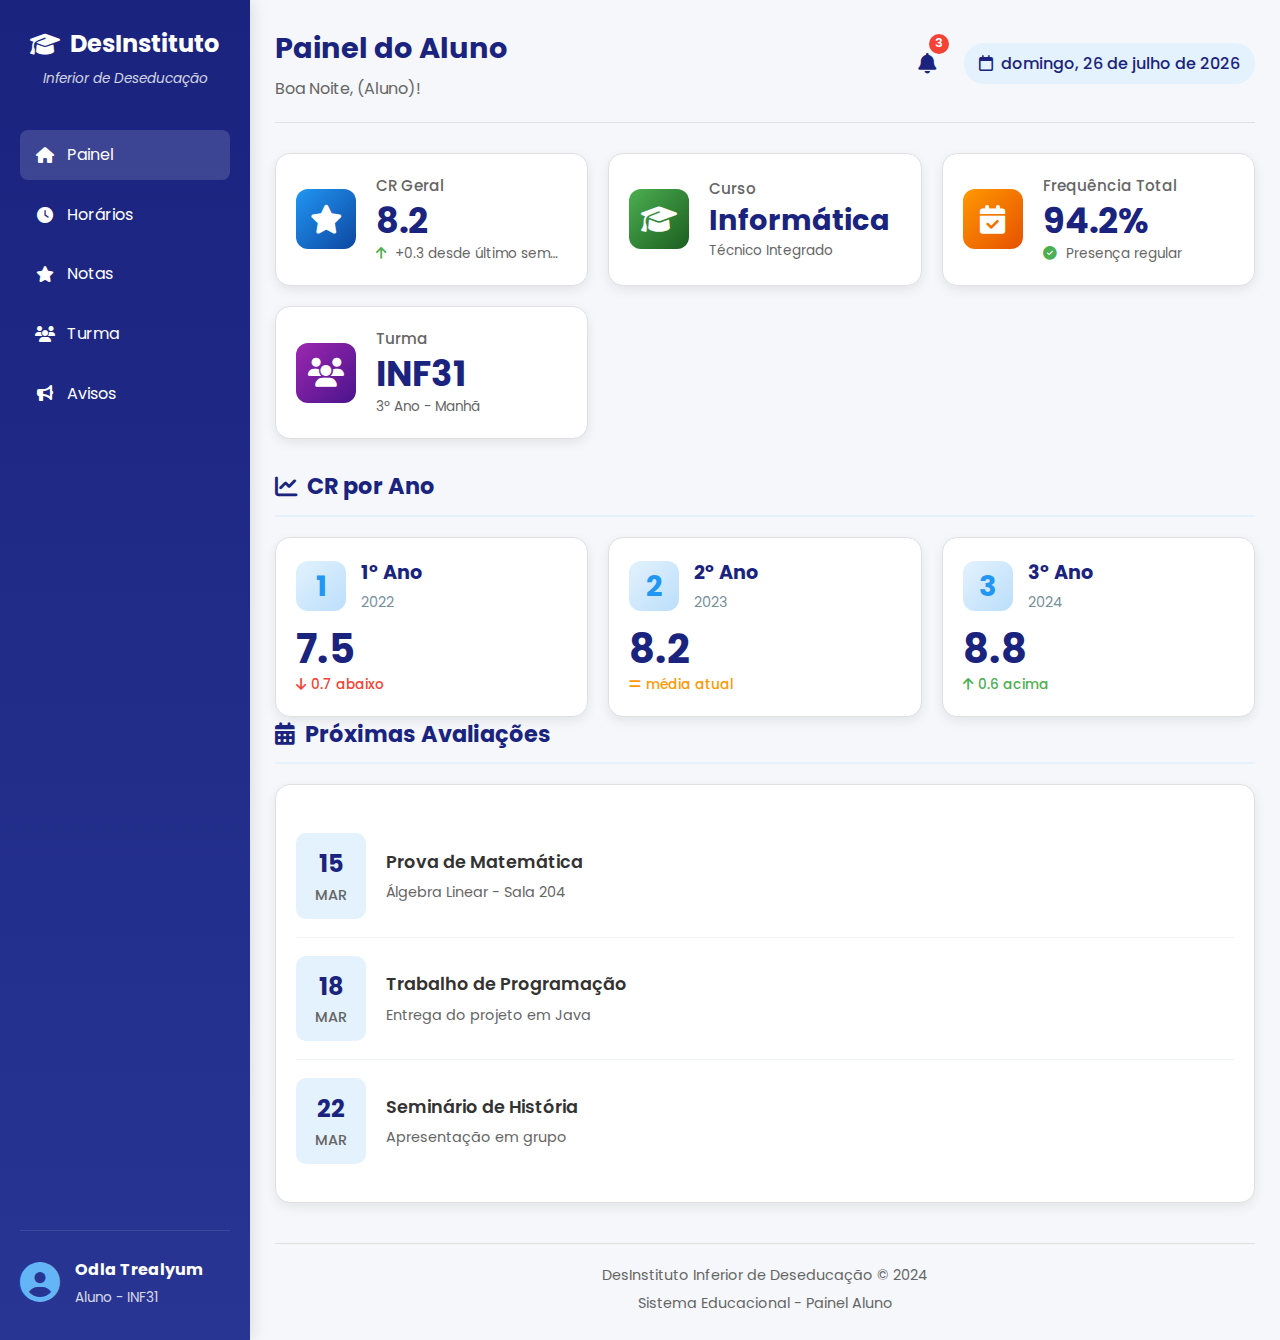
<file: sistema/Aluno/Paginas/index.html>
<!DOCTYPE html>
<html lang="pt-BR">
<head>
    <meta charset="UTF-8">
    <meta name="viewport" content="width=device-width, initial-scale=1.0">
    <title>DesInstituto - Painel</title>
    <link rel="stylesheet" href="style.css">
    <link rel="stylesheet" href="https://cdnjs.cloudflare.com/ajax/libs/font-awesome/6.4.0/css/all.min.css">
    <link href="https://fonts.googleapis.com/css2?family=Poppins:wght@300;400;500;600;700&display=swap" rel="stylesheet">
</head>
<body>
    <div class="conteiner">    

        <aside class="menu-lateral">
            <div class="logo">
                <h1><i class="fas fa-graduation-cap"></i> DesInstituto</h1>
                <p>Inferior de Deseducação</p>
            </div>
            
            <nav class="navegacao">
                <ul>
                    <li class="ativo"><a href="index.html"><i class="fas fa-home"></i> Painel</a></li>
                    <li><a href="horarios.html"><i class="fas fa-clock"></i> Horários</a></li>
                    <li><a href="notas.html"><i class="fas fa-star"></i> Notas</a></li>
                    <li><a href="turma.html"><i class="fas fa-users"></i> Turma</a></li>
                    <li><a href="avisos.html"><i class="fas fa-bullhorn"></i> Avisos</a></li>
                </ul>
            </nav>
            
            <div class="info-usuario">
                <div class="avatar">
                    <i class="fas fa-user-circle"></i>
                </div>
                <div class="detalhes-usuario">
                    <h3>Odla Trealyum</h3>
                    <p>Aluno - INF31</p>
                </div>
            </div>
        </aside>


        <main class="conteudo-principal">
            
            <header class="cabecalho">
                <div class="titulo-cabecalho">
                    <h2>Painel do Aluno</h2>
                    <p>Boa Noite, (Aluno)!</p>
                </div>
                <div class="acoes-cabecalho">
                    <div class="notificacao">
                        <i class="fas fa-bell"></i>
                        <span class="contador">3</span>
                    </div>
                    <div class="data-atual">
                        <i class="far fa-calendar"></i>
                        <span id="data-hoje"></span>
                    </div>
                </div>
            </header>

            <section class="cards-principais">
                <div class="cartao cartao-estatistica">
                    <div class="icone-cartao azul">
                        <i class="fas fa-star"></i>
                    </div>
                    <div class="conteudo-cartao">
                        <h3>CR Geral</h3>
                        <p class="valor-estatistica">8.2</p>
                        <p class="mudanca-estatistica"><i class="fas fa-arrow-up"></i> +0.3 desde último semestre</p>
                    </div>
                </div>

                <div class="cartao cartao-estatistica">
                    <div class="icone-cartao verde">
                        <i class="fas fa-graduation-cap"></i>
                    </div>
                    <div class="conteudo-cartao">
                        <h3>Curso</h3>
                        <p class="valor-estatistica texto-curso">Informática</p>
                        <p class="info-estatistica">Técnico Integrado</p>
                    </div>
                </div>

                <div class="cartao cartao-estatistica">
                    <div class="icone-cartao laranja">
                        <i class="fas fa-calendar-check"></i>
                    </div>
                    <div class="conteudo-cartao">
                        <h3>Frequência Total</h3>
                        <p class="valor-estatistica">94.2%</p>
                        <p class="mudanca-estatistica"><i class="fas fa-check-circle"></i> Presença regular</p>
                    </div>
                </div>

                <div class="cartao cartao-estatistica">
                    <div class="icone-cartao roxo">
                        <i class="fas fa-users"></i>
                    </div>
                    <div class="conteudo-cartao">
                        <h3>Turma</h3>
                        <p class="valor-estatistica">INF31</p>
                        <p class="info-estatistica">3º Ano - Manhã</p>
                    </div>
                </div>
            </section>

            <section class="secao-cr-anos">
                <div class="titulo-secao">
                    <h3><i class="fas fa-chart-line"></i> CR por Ano</h3>
                </div>
                <div class="cards-cr-anos">
                    <div class="cartao cartao-cr">
                        <div class="cabecalho-cr">
                            <div class="icone-cr">
                                <span class="numero-icone">1</span>
                            </div>
                            <div class="titulo-cr">
                                <h4>1º Ano</h4>
                                <p>2022</p>
                            </div>
                        </div>
                        <div class="valor-cr">
                            <span class="numero-cr">7.5</span>
                            <span class="status-cr baixo">
                                <i class="fas fa-arrow-down"></i> 0.7 abaixo
                            </span>
                        </div>
                    </div>

                    <div class="cartao cartao-cr">
                        <div class="cabecalho-cr">
                            <div class="icone-cr">
                                <span class="numero-icone">2</span>
                            </div>
                            <div class="titulo-cr">
                                <h4>2º Ano</h4>
                                <p>2023</p>
                            </div>
                        </div>
                        <div class="valor-cr">
                            <span class="numero-cr">8.2</span>
                            <span class="status-cr igual">
                                <i class="fas fa-equals"></i> média atual
                            </span>
                        </div>
                    </div>

                    <div class="cartao cartao-cr">
                        <div class="cabecalho-cr">
                            <div class="icone-cr">
                                <span class="numero-icone">3</span>
                            </div>
                            <div class="titulo-cr">
                                <h4>3º Ano</h4>
                                <p>2024</p>
                            </div>
                        </div>
                        <div class="valor-cr">
                            <span class="numero-cr">8.8</span>
                            <span class="status-cr alto">
                                <i class="fas fa-arrow-up"></i> 0.6 acima
                            </span>
                        </div>
                    </div>
                </div>
            </section>

            <section class="secao-proximas-avaliacoes">
                <div class="titulo-secao">
                    <h3><i class="fas fa-calendar-alt"></i> Próximas Avaliações</h3>
                </div>
                <div class="cartao cartao-proximas">
                    <div class="lista-proximas">
                        <div class="item-proximo">
                            <div class="data-proximo">
                                <span class="dia">15</span>
                                <span class="mes">MAR</span>
                            </div>
                            <div class="detalhes-proximo">
                                <h4>Prova de Matemática</h4>
                                <p>Álgebra Linear - Sala 204</p>
                            </div>
                        </div>
                        <div class="item-proximo">
                            <div class="data-proximo">
                                <span class="dia">18</span>
                                <span class="mes">MAR</span>
                            </div>
                            <div class="detalhes-proximo">
                                <h4>Trabalho de Programação</h4>
                                <p>Entrega do projeto em Java</p>
                            </div>
                        </div>
                        <div class="item-proximo">
                            <div class="data-proximo">
                                <span class="dia">22</span>
                                <span class="mes">MAR</span>
                            </div>
                            <div class="detalhes-proximo">
                                <h4>Seminário de História</h4>
                                <p>Apresentação em grupo</p>
                            </div>
                        </div>
                    </div>
                </div>
            </section>

            <footer class="rodape">
                <p>DesInstituto Inferior de Deseducação &copy; 2024</p>
                <p>Sistema Educacional - Painel Aluno</p>
            </footer>
        </main>
    </div>

    <script src="script.js"></script>
</body>
</html>
</file>
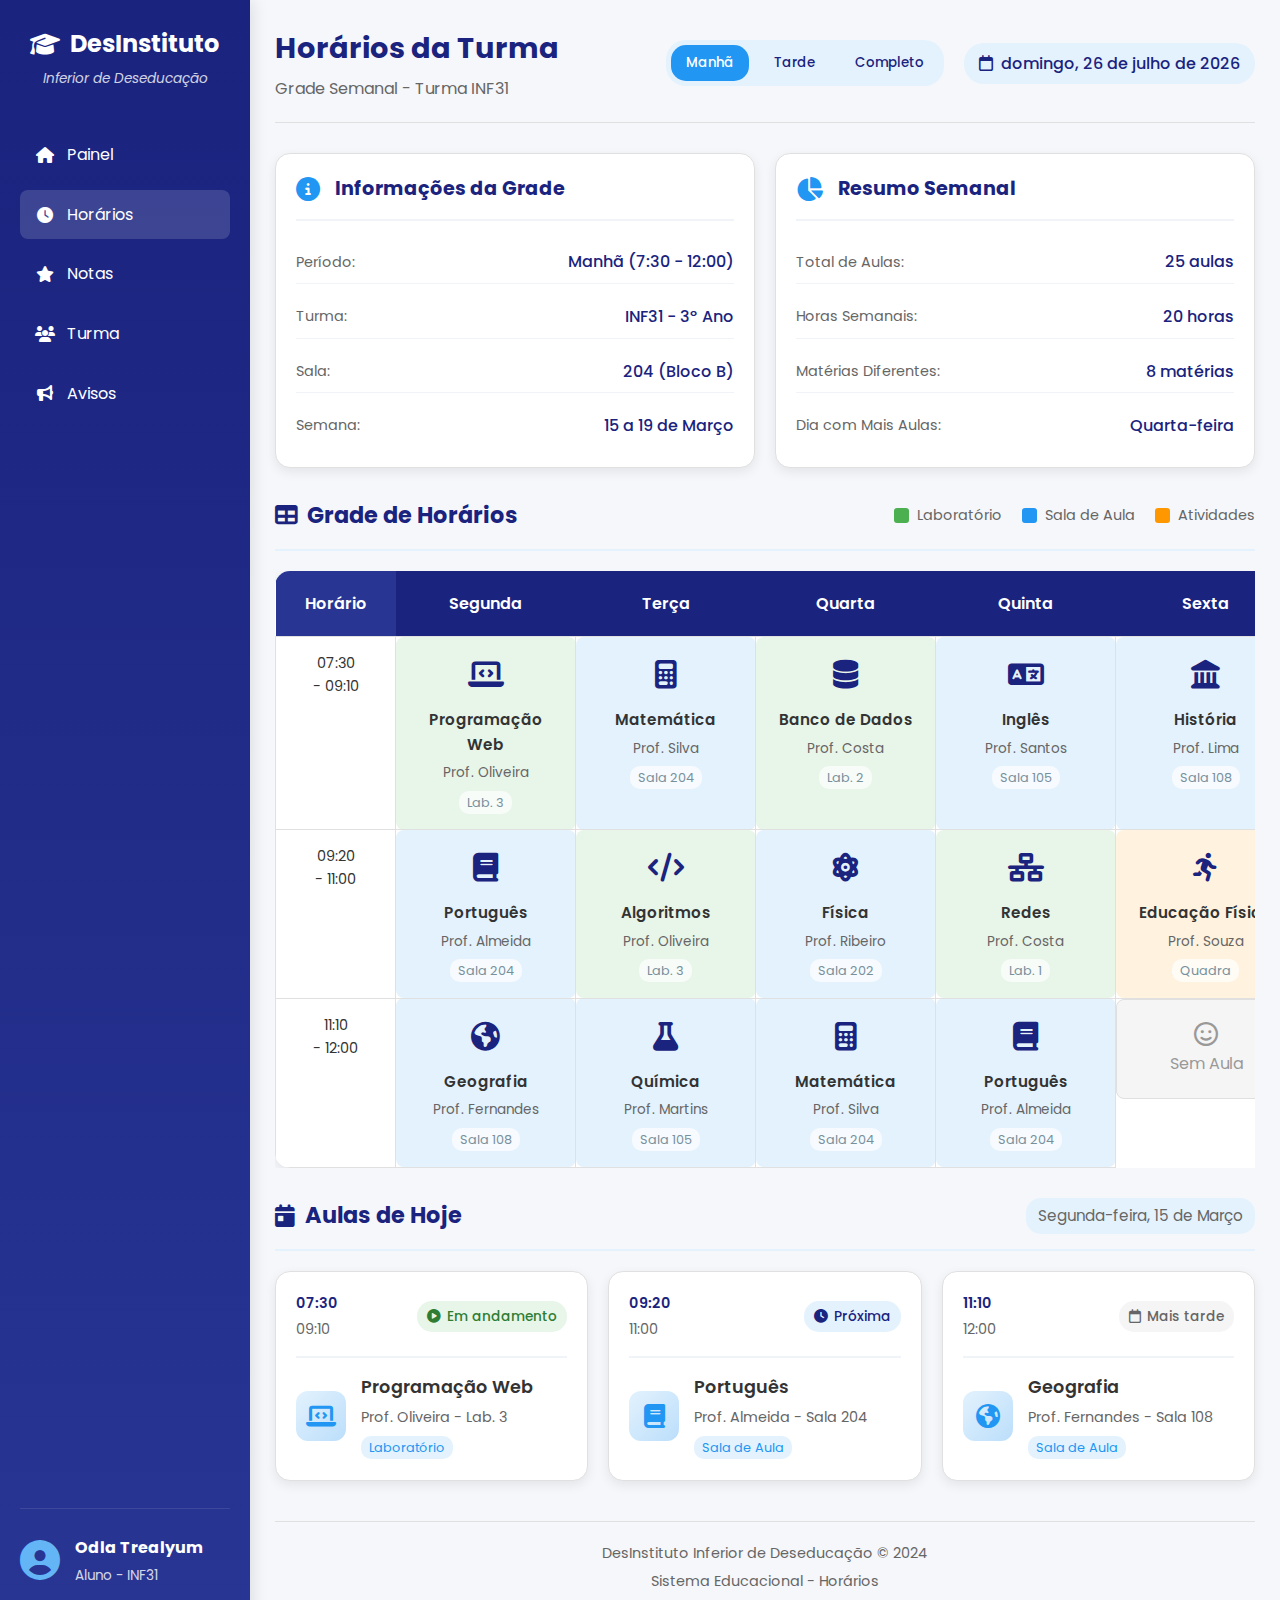
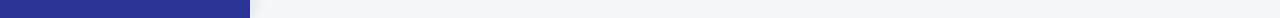
<file: sistema/Aluno/Paginas/horarios.html>
<!DOCTYPE html>
<html lang="pt-BR">
<head>
    <meta charset="UTF-8">
    <meta name="viewport" content="width=device-width, initial-scale=1.0">
    <title>DesInstituto - Horários</title>
    <link rel="stylesheet" href="style.css">
    <link rel="stylesheet" href="https://cdnjs.cloudflare.com/ajax/libs/font-awesome/6.4.0/css/all.min.css">
    <link href="https://fonts.googleapis.com/css2?family=Poppins:wght@300;400;500;600;700&display=swap" rel="stylesheet">
</head>
<body>
    <div class="conteiner">
        
        <aside class="menu-lateral">
            <div class="logo">
                <h1><i class="fas fa-graduation-cap"></i> DesInstituto</h1>
                <p>Inferior de Deseducação</p>
            </div>
            
            <nav class="navegacao">
                <ul>
                    <li><a href="index.html"><i class="fas fa-home"></i> Painel</a></li>
                    <li class="ativo"><a href="horarios.html"><i class="fas fa-clock"></i> Horários</a></li>
                    <li><a href="notas.html"><i class="fas fa-star"></i> Notas</a></li>
                    <li><a href="turma.html"><i class="fas fa-users"></i> Turma</a></li>
                    <li><a href="avisos.html"><i class="fas fa-bullhorn"></i> Avisos</a></li>
                </ul>
            </nav>
            <div class="info-usuario">
                <div class="avatar">
                    <i class="fas fa-user-circle"></i>
                </div>
                <div class="detalhes-usuario">
                    <h3>Odla Trealyum</h3>
                    <p>Aluno - INF31</p>
                </div>
            </div>
        </aside>

        <main class="conteudo-principal">

            <header class="cabecalho">
                <div class="titulo-cabecalho">
                    <h2>Horários da Turma</h2>
                    <p>Grade Semanal - Turma INF31</p>
                </div>
                <div class="acoes-cabecalho">
                    <div class="filtros-periodo">
                        <button class="filtro-periodo ativo" data-periodo="manha">Manhã</button>
                        <button class="filtro-periodo" data-periodo="tarde">Tarde</button>
                        <button class="filtro-periodo" data-periodo="completo">Completo</button>
                    </div>
                    <div class="data-atual">
                        <i class="far fa-calendar"></i>
                        <span id="data-hoje"></span>
                    </div>
                </div>
            </header>

            <div class="cards-principais">
                <div class="cartao cartao-informacao">
                    <div class="cabecalho-informacao">
                        <i class="fas fa-info-circle"></i>
                        <h3>Informações da Grade</h3>
                    </div>
                    <div class="conteudo-informacao">
                        <div class="item-informacao">
                            <span class="rotulo-informacao">Período:</span>
                            <span class="valor-informacao">Manhã (7:30 - 12:00)</span>
                        </div>
                        <div class="item-informacao">
                            <span class="rotulo-informacao">Turma:</span>
                            <span class="valor-informacao">INF31 - 3º Ano</span>
                        </div>
                        <div class="item-informacao">
                            <span class="rotulo-informacao">Sala:</span>
                            <span class="valor-informacao">204 (Bloco B)</span>
                        </div>
                        <div class="item-informacao">
                            <span class="rotulo-informacao">Semana:</span>
                            <span class="valor-informacao">15 a 19 de Março</span>
                        </div>
                    </div>
                </div>

                <div class="cartao cartao-informacao">
                    <div class="cabecalho-informacao">
                        <i class="fas fa-chart-pie"></i>
                        <h3>Resumo Semanal</h3>
                    </div>
                    <div class="conteudo-informacao">
                        <div class="item-informacao">
                            <span class="rotulo-informacao">Total de Aulas:</span>
                            <span class="valor-informacao">25 aulas</span>
                        </div>
                        <div class="item-informacao">
                            <span class="rotulo-informacao">Horas Semanais:</span>
                            <span class="valor-informacao">20 horas</span>
                        </div>
                        <div class="item-informacao">
                            <span class="rotulo-informacao">Matérias Diferentes:</span>
                            <span class="valor-informacao">8 matérias</span>
                        </div>
                        <div class="item-informacao">
                            <span class="rotulo-informacao">Dia com Mais Aulas:</span>
                            <span class="valor-informacao">Quarta-feira</span>
                        </div>
                    </div>
                </div>
            </div>

            <section class="secao-horarios">
                <div class="cabecalho-horarios">
                    <h3><i class="fas fa-table"></i> Grade de Horários</h3>
                    <div class="legenda-horarios">
                        <div class="item-legenda">
                            <span class="cor-legenda legenda-laboratorio"></span>
                            <span>Laboratório</span>
                        </div>
                        <div class="item-legenda">
                            <span class="cor-legenda legenda-sala"></span>
                            <span>Sala de Aula</span>
                        </div>
                        <div class="item-legenda">
                            <span class="cor-legenda legenda-atividade"></span>
                            <span>Atividades</span>
                        </div>
                    </div>
                </div>
                
                <div class="tabela-container">
                    <table class="tabela-horarios">
                        <thead>
                            <tr>
                                <th class="coluna-horario">Horário</th>
                                <th>Segunda</th>
                                <th>Terça</th>
                                <th>Quarta</th>
                                <th>Quinta</th>
                                <th>Sexta</th>
                            </tr>
                        </thead>
                        <tbody>
                            <tr>
                                <td class="celula-horario">
                                    <span class="horario-texto">07:30</span>
                                    <span class="horario-texto">- 09:10</span>
                                </td>
                                <td class="celula-aula tipo-laboratorio" data-materia="Programação Web" data-professor="Prof. Oliveira" data-sala="Lab. 3">
                                    <div class="icone-aula">
                                        <i class="fas fa-laptop-code"></i>
                                    </div>
                                    <div class="detalhes-aula">
                                        <h4>Programação Web</h4>
                                        <p>Prof. Oliveira</p>
                                        <span class="local-aula">Lab. 3</span>
                                    </div>
                                </td>
                                <td class="celula-aula tipo-sala" data-materia="Matemática" data-professor="Prof. Silva" data-sala="Sala 204">
                                    <div class="icone-aula">
                                        <i class="fas fa-calculator"></i>
                                    </div>
                                    <div class="detalhes-aula">
                                        <h4>Matemática</h4>
                                        <p>Prof. Silva</p>
                                        <span class="local-aula">Sala 204</span>
                                    </div>
                                </td>
                                <td class="celula-aula tipo-laboratorio" data-materia="Banco de Dados" data-professor="Prof. Costa" data-sala="Lab. 2">
                                    <div class="icone-aula">
                                        <i class="fas fa-database"></i>
                                    </div>
                                    <div class="detalhes-aula">
                                        <h4>Banco de Dados</h4>
                                        <p>Prof. Costa</p>
                                        <span class="local-aula">Lab. 2</span>
                                    </div>
                                </td>
                                <td class="celula-aula tipo-sala" data-materia="Inglês" data-professor="Prof. Santos" data-sala="Sala 105">
                                    <div class="icone-aula">
                                        <i class="fas fa-language"></i>
                                    </div>
                                    <div class="detalhes-aula">
                                        <h4>Inglês</h4>
                                        <p>Prof. Santos</p>
                                        <span class="local-aula">Sala 105</span>
                                    </div>
                                </td>
                                <td class="celula-aula tipo-sala" data-materia="História" data-professor="Prof. Lima" data-sala="Sala 108">
                                    <div class="icone-aula">
                                        <i class="fas fa-landmark"></i>
                                    </div>
                                    <div class="detalhes-aula">
                                        <h4>História</h4>
                                        <p>Prof. Lima</p>
                                        <span class="local-aula">Sala 108</span>
                                    </div>
                                </td>
                            </tr>

                            <tr>
                                <td class="celula-horario">
                                    <span class="horario-texto">09:20</span>
                                    <span class="horario-texto">- 11:00</span>
                                </td>
                                <td class="celula-aula tipo-sala" data-materia="Português" data-professor="Prof. Almeida" data-sala="Sala 204">
                                    <div class="icone-aula">
                                        <i class="fas fa-book"></i>
                                    </div>
                                    <div class="detalhes-aula">
                                        <h4>Português</h4>
                                        <p>Prof. Almeida</p>
                                        <span class="local-aula">Sala 204</span>
                                    </div>
                                </td>
                                <td class="celula-aula tipo-laboratorio" data-materia="Algoritmos" data-professor="Prof. Oliveira" data-sala="Lab. 3">
                                    <div class="icone-aula">
                                        <i class="fas fa-code"></i>
                                    </div>
                                    <div class="detalhes-aula">
                                        <h4>Algoritmos</h4>
                                        <p>Prof. Oliveira</p>
                                        <span class="local-aula">Lab. 3</span>
                                    </div>
                                </td>
                                <td class="celula-aula tipo-sala" data-materia="Física" data-professor="Prof. Ribeiro" data-sala="Sala 202">
                                    <div class="icone-aula">
                                        <i class="fas fa-atom"></i>
                                    </div>
                                    <div class="detalhes-aula">
                                        <h4>Física</h4>
                                        <p>Prof. Ribeiro</p>
                                        <span class="local-aula">Sala 202</span>
                                    </div>
                                </td>
                                <td class="celula-aula tipo-laboratorio" data-materia="Redes" data-professor="Prof. Costa" data-sala="Lab. 1">
                                    <div class="icone-aula">
                                        <i class="fas fa-network-wired"></i>
                                    </div>
                                    <div class="detalhes-aula">
                                        <h4>Redes</h4>
                                        <p>Prof. Costa</p>
                                        <span class="local-aula">Lab. 1</span>
                                    </div>
                                </td>
                                <td class="celula-aula tipo-atividade" data-materia="Educação Física" data-professor="Prof. Souza" data-sala="Quadra">
                                    <div class="icone-aula">
                                        <i class="fas fa-running"></i>
                                    </div>
                                    <div class="detalhes-aula">
                                        <h4>Educação Física</h4>
                                        <p>Prof. Souza</p>
                                        <span class="local-aula">Quadra</span>
                                    </div>
                                </td>
                            </tr>

                            <tr>
                                <td class="celula-horario">
                                    <span class="horario-texto">11:10</span>
                                    <span class="horario-texto">- 12:00</span>
                                </td>
                                <td class="celula-aula tipo-sala" data-materia="Geografia" data-professor="Prof. Fernandes" data-sala="Sala 108">
                                    <div class="icone-aula">
                                        <i class="fas fa-globe-americas"></i>
                                    </div>
                                    <div class="detalhes-aula">
                                        <h4>Geografia</h4>
                                        <p>Prof. Fernandes</p>
                                        <span class="local-aula">Sala 108</span>
                                    </div>
                                </td>
                                <td class="celula-aula tipo-sala" data-materia="Química" data-professor="Prof. Martins" data-sala="Sala 105">
                                    <div class="icone-aula">
                                        <i class="fas fa-flask"></i>
                                    </div>
                                    <div class="detalhes-aula">
                                        <h4>Química</h4>
                                        <p>Prof. Martins</p>
                                        <span class="local-aula">Sala 105</span>
                                    </div>
                                </td>
                                <td class="celula-aula tipo-sala" data-materia="Matemática" data-professor="Prof. Silva" data-sala="Sala 204">
                                    <div class="icone-aula">
                                        <i class="fas fa-calculator"></i>
                                    </div>
                                    <div class="detalhes-aula">
                                        <h4>Matemática</h4>
                                        <p>Prof. Silva</p>
                                        <span class="local-aula">Sala 204</span>
                                    </div>
                                </td>
                                <td class="celula-aula tipo-sala" data-materia="Português" data-professor="Prof. Almeida" data-sala="Sala 204">
                                    <div class="icone-aula">
                                        <i class="fas fa-book"></i>
                                    </div>
                                    <div class="detalhes-aula">
                                        <h4>Português</h4>
                                        <p>Prof. Almeida</p>
                                        <span class="local-aula">Sala 204</span>
                                    </div>
                                </td>
                                <td class="celula-aula tipo-vazio">
                                    <div class="conteudo-vazio">
                                        <i class="far fa-smile"></i>
                                        <span>Sem Aula</span>
                                    </div>
                                </td>
                            </tr>
                        </tbody>
                    </table>
                </div>
            </section>

            <section class="secao-aulas-hoje">
                <div class="cabecalho-secao">
                    <h3><i class="fas fa-calendar-day"></i> Aulas de Hoje</h3>
                    <span class="data-hoje-texto">Segunda-feira, 15 de Março</span>
                </div>
                
                <div class="cards-aulas-hoje">
                    <div class="cartao aula-hoje">
                        <div class="cabecalho-aula-hoje">
                            <div class="horario-aula-hoje">
                                <span class="hora-aula">07:30</span>
                                <span class="hora-aula">09:10</span>
                            </div>
                            <div class="status-aula-hoje status-atual">
                                <i class="fas fa-play-circle"></i>
                                <span>Em andamento</span>
                            </div>
                        </div>
                        <div class="conteudo-aula-hoje">
                            <div class="icone-aula-hoje">
                                <i class="fas fa-laptop-code"></i>
                            </div>
                            <div class="detalhes-aula-hoje">
                                <h4>Programação Web</h4>
                                <p>Prof. Oliveira - Lab. 3</p>
                                <span class="tipo-aula-hoje">Laboratório</span>
                            </div>
                        </div>
                    </div>

                    <div class="cartao aula-hoje">
                        <div class="cabecalho-aula-hoje">
                            <div class="horario-aula-hoje">
                                <span class="hora-aula">09:20</span>
                                <span class="hora-aula">11:00</span>
                            </div>
                            <div class="status-aula-hoje status-proxima">
                                <i class="fas fa-clock"></i>
                                <span>Próxima</span>
                            </div>
                        </div>
                        <div class="conteudo-aula-hoje">
                            <div class="icone-aula-hoje">
                                <i class="fas fa-book"></i>
                            </div>
                            <div class="detalhes-aula-hoje">
                                <h4>Português</h4>
                                <p>Prof. Almeida - Sala 204</p>
                                <span class="tipo-aula-hoje">Sala de Aula</span>
                            </div>
                        </div>
                    </div>

                    <div class="cartao aula-hoje">
                        <div class="cabecalho-aula-hoje">
                            <div class="horario-aula-hoje">
                                <span class="hora-aula">11:10</span>
                                <span class="hora-aula">12:00</span>
                            </div>
                            <div class="status-aula-hoje status-futura">
                                <i class="far fa-calendar"></i>
                                <span>Mais tarde</span>
                            </div>
                        </div>
                        <div class="conteudo-aula-hoje">
                            <div class="icone-aula-hoje">
                                <i class="fas fa-globe-americas"></i>
                            </div>
                            <div class="detalhes-aula-hoje">
                                <h4>Geografia</h4>
                                <p>Prof. Fernandes - Sala 108</p>
                                <span class="tipo-aula-hoje">Sala de Aula</span>
                            </div>
                        </div>
                    </div>
                </div>
            </section>


            <div class="modal-overlay" id="modalDetalhes">
                <div class="modal-detalhes">
                    <div class="cabecalho-modal">
                        <h3 class="titulo-modal">Detalhes da Aula</h3>
                        <button class="botao-fechar-modal" id="fecharModal">
                            <i class="fas fa-times"></i>
                        </button>
                    </div>
                    <div class="conteudo-modal">
                        <div class="info-aula-modal" id="conteudoModal">

                        </div>
                        
                        <div class="horarios-modal">
                            <div class="item-horario">
                                <span class="rotulo-horario">Início</span>
                                <span class="valor-horario" id="horaInicioModal">07:30</span>
                            </div>
                            <div class="item-horario">
                                <span class="rotulo-horario">Término</span>
                                <span class="valor-horario" id="horaTerminoModal">09:10</span>
                            </div>
                        </div>

                        <div class="acoes-modal">
                            <button class="botao-modal primario" id="botaoLembreteModal">
                                <i class="fas fa-bell"></i>
                                Definir Lembrete
                            </button>
                            <button class="botao-modal secundario" id="botaoCompartilharModal">
                                <i class="fas fa-share-alt"></i>
                                Compartilhar
                            </button>
                        </div>
                    </div>
                </div>
            </div>

            <footer class="rodape">
                <p>DesInstituto Inferior de Deseducação &copy; 2024</p>
                <p>Sistema Educacional - Horários</p>
            </footer>
        </main>
    </div>

    <script src="script.js"></script>
</body>
</html>
</file>
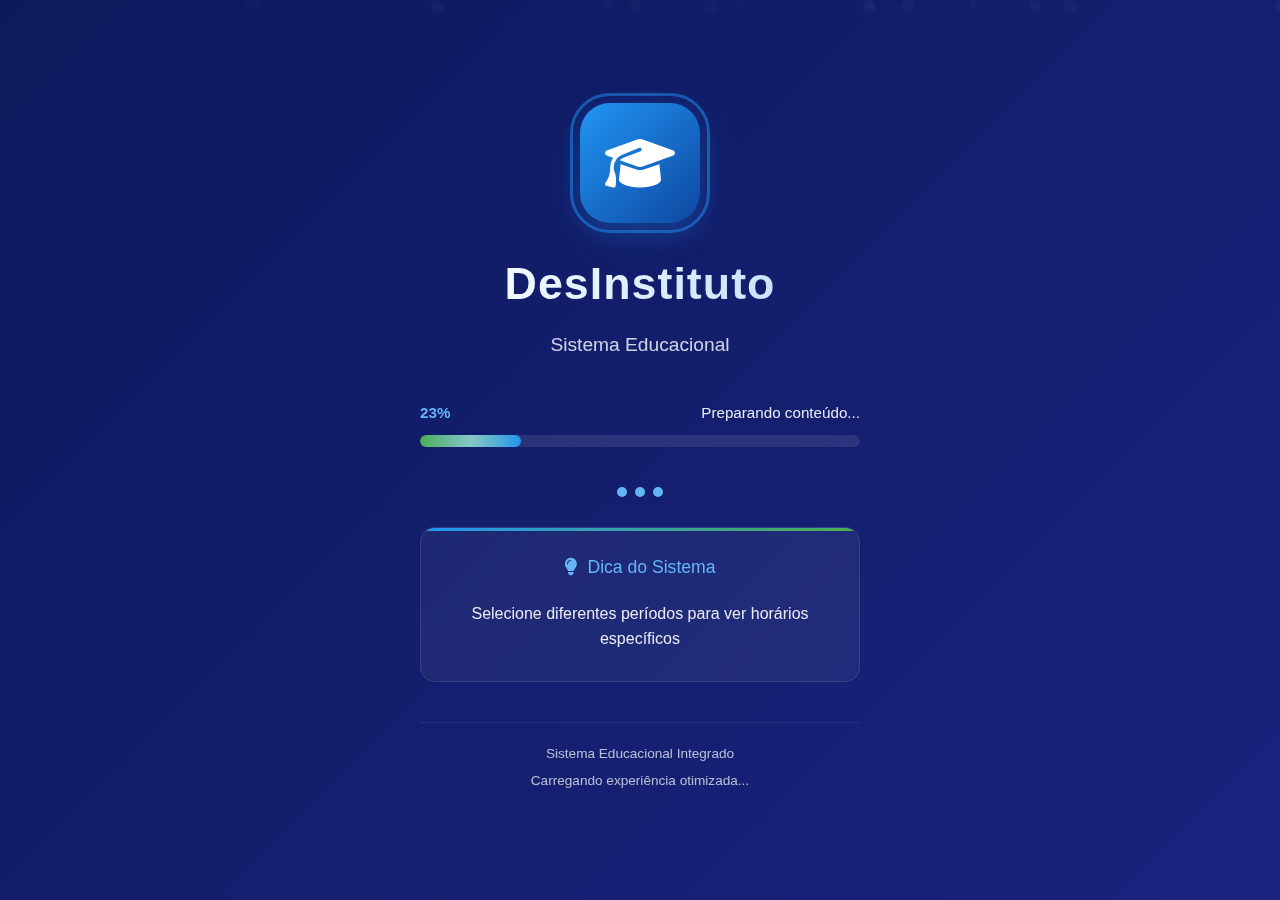
<file: sistema/Aluno/Paginas/loading.html>
<!DOCTYPE html>
<html lang="pt-BR">
<head>
    <meta charset="UTF-8">
    <meta name="viewport" content="width=device-width, initial-scale=1.0">
    <title>DesInstituto - Carregando</title>
    <link rel="stylesheet" href="https://cdnjs.cloudflare.com/ajax/libs/font-awesome/6.4.0/css/all.min.css">
    <link rel="stylesheet" href="style.css">
</head>
<body class="loading-page">
    <div class="background-animation" id="particles"></div>
    <div class="loading-container">
        <div class="logo-animated">
            <div class="logo-circle">
                <div class="logo-inner">
                    <i class="fas fa-graduation-cap"></i>
                </div>
                <div class="logo-pulse"></div>
                <div class="logo-pulse"></div>
                <div class="logo-pulse"></div>
            </div>
            <h1 class="logo-title">DesInstituto</h1>
            <p class="logo-subtitle">Sistema Educacional</p>
        </div>
        <div class="loading-progress-container">
            <div class="progress-info">
                <span class="progress-percentage" id="progressPercentage">0%</span>
                <span class="progress-step" id="progressStep">Carregando...</span>
            </div>
            <div class="progress-bar-container">
                <div class="progress-bar" id="progressBar"></div>
            </div>
        </div>
        <div class="dots-container">
            <div class="dot"></div>
            <div class="dot"></div>
            <div class="dot"></div>
        </div>
        <div class="tips-container">
            <div class="tip-title">
                <i class="fas fa-lightbulb"></i>
                <span>Dica do Sistema</span>
            </div>
            <div class="tip-content" id="tipContent">
                Selecione diferentes períodos para ver horários específicos
            </div>
        </div>
        <div class="loading-footer">
            <p>Sistema Educacional Integrado</p>
            <p>Carregando experiência otimizada...</p>
        </div>
    </div>
    <script src="script.js"></script>
</body>
</html>
</file>
<file: sistema/Aluno/Paginas/style.css>
* {
    margin: 0;
    padding: 0;
    box-sizing: border-box;
}

body {
    font-family: 'Poppins', sans-serif;
    background-color: #f5f7fa;
    color: #333;
    line-height: 1.6;
}

.conteiner {
    display: flex;
    min-height: 100vh;
}

/*----------------------------------| GERAL |---------------------------------------*/
.menu-lateral {
    width: 250px;
    background: linear-gradient(180deg, #1a237e 0%, #283593 100%);
    color: white;
    padding: 25px 20px;
    display: flex;
    flex-direction: column;
    box-shadow: 3px 0 15px rgba(0, 0, 0, 0.1);
    z-index: 10;
}

.logo {
    margin-bottom: 40px;
    text-align: center;
}

.logo h1 {
    font-size: 1.5rem;
    margin-bottom: 5px;
    display: flex;
    align-items: center;
    justify-content: center;
    gap: 10px;
}

.logo p {
    font-size: 0.85rem;
    opacity: 0.8;
    font-style: italic;
}

.navegacao ul {
    list-style: none;
    margin-bottom: 40px;
}

.navegacao li {
    margin-bottom: 10px;
    border-radius: 8px;
    transition: all 0.3s ease;
}

.navegacao li:hover {
    background-color: rgba(255, 255, 255, 0.1);
}

.navegacao li.ativo {
    background-color: rgba(255, 255, 255, 0.15);
}

.navegacao a {
    color: white;
    text-decoration: none;
    padding: 12px 15px;
    display: flex;
    align-items: center;
    gap: 12px;
    border-radius: 8px;
}

.navegacao i {
    width: 20px;
    text-align: center;
}

.info-usuario {
    margin-top: auto;
    padding-top: 20px;
    border-top: 1px solid rgba(255, 255, 255, 0.1);
    display: flex;
    align-items: center;
    gap: 15px;
}

.avatar {
    font-size: 2.5rem;
    color: #64b5f6;
}

.detalhes-usuario h3 {
    font-size: 1rem;
    margin-bottom: 5px;
}

.detalhes-usuario p {
    font-size: 0.85rem;
    opacity: 0.8;
}

.conteudo-principal {
    flex: 1;
    padding: 25px;
    overflow-y: auto;
}

.cabecalho {
    display: flex;
    justify-content: space-between;
    align-items: center;
    margin-bottom: 30px;
    padding-bottom: 20px;
    border-bottom: 1px solid #e0e0e0;
}

.titulo-cabecalho h2 {
    font-size: 1.8rem;
    color: #1a237e;
    margin-bottom: 5px;
}

.titulo-cabecalho p {
    color: #666;
}

.acoes-cabecalho {
    display: flex;
    align-items: center;
    gap: 20px;
}

.notificacao {
    position: relative;
    font-size: 1.3rem;
    color: #1a237e;
    cursor: pointer;
    padding: 8px;
    border-radius: 50%;
    transition: background-color 0.3s ease;
}

.notificacao:hover {
    background-color: #e3f2fd;
}

.contador {
    position: absolute;
    top: -5px;
    right: -5px;
    background-color: #f44336;
    color: white;
    border-radius: 50%;
    width: 20px;
    height: 20px;
    font-size: 0.8rem;
    display: flex;
    align-items: center;
    justify-content: center;
    font-weight: 600;
}

.data-atual {
    display: flex;
    align-items: center;
    gap: 8px;
    background-color: #e3f2fd;
    padding: 8px 15px;
    border-radius: 20px;
    color: #1a237e;
    font-weight: 500;
}

.cartao {
    background-color: white;
    border-radius: 15px;
    box-shadow: 0 4px 12px rgba(0, 0, 0, 0.08);
    padding: 20px;
    transition: transform 0.3s ease, box-shadow 0.3s ease;
    border: 1px solid #e0e0e0;
}

.cartao:hover {
    transform: translateY(-5px);
    box-shadow: 0 8px 25px rgba(0, 0, 0, 0.12);
}

.cartao-estatistica {
    display: flex;
    align-items: center;
    gap: 20px;
    min-height: 120px;
}

.icone-cartao {
    width: 60px;
    height: 60px;
    border-radius: 12px;
    display: flex;
    align-items: center;
    justify-content: center;
    font-size: 1.8rem;
    color: white;
    flex-shrink: 0;
}

.icone-cartao.azul {
    background: linear-gradient(135deg, #2196f3 0%, #0d47a1 100%);
}

.icone-cartao.verde {
    background: linear-gradient(135deg, #4caf50 0%, #1b5e20 100%);
}

.icone-cartao.laranja {
    background: linear-gradient(135deg, #ff9800 0%, #e65100 100%);
}

.icone-cartao.roxo {
    background: linear-gradient(135deg, #9c27b0 0%, #4a148c 100%);
}

.icone-cartao.vermelho {
    background: linear-gradient(135deg, #f44336 0%, #d32f2f 100%);
}

.conteudo-cartao {
    flex: 1;
    min-width: 0;
}

.conteudo-cartao h3 {
    color: #666;
    font-size: 0.95rem;
    font-weight: 500;
    margin-bottom: 5px;
    white-space: nowrap;
    overflow: hidden;
    text-overflow: ellipsis;
}

.valor-estatistica {
    font-size: 2.2rem;
    font-weight: 700;
    color: #1a237e;
    margin: 5px 0;
    line-height: 1;
    white-space: nowrap;
    overflow: hidden;
    text-overflow: ellipsis;
}

.texto-curso {
    font-size: 1.8rem;
}

.mudanca-estatistica, .info-estatistica {
    font-size: 0.85rem;
    color: #666;
    white-space: nowrap;
    overflow: hidden;
    text-overflow: ellipsis;
}

.mudanca-estatistica i {
    margin-right: 5px;
    color: #4caf50;
}

.titulo-secao {
    margin-bottom: 20px;
    padding-bottom: 10px;
    border-bottom: 2px solid #e3f2fd;
}

.titulo-secao h3 {
    color: #1a237e;
    font-size: 1.4rem;
    display: flex;
    align-items: center;
    gap: 10px;
}

.rodape {
    margin-top: 40px;
    padding-top: 20px;
    border-top: 1px solid #e0e0e0;
    text-align: center;
    color: #666;
    font-size: 0.9rem;
}

.rodape p:first-child {
    margin-bottom: 5px;
}

/*----------------------------------| LOADING ENTRE PÁGINAS |---------------------------------------*/
@keyframes fadeInLoading {
    from {
        opacity: 0;
    }
    to {
        opacity: 1;
    }
}

.loading-mini {
    text-align: center;
    color: white;
}

.loading-mini-circle {
    width: 80px;
    height: 80px;
    margin: 0 auto 20px;
    background: linear-gradient(135deg, #2196f3 0%, #0d47a1 100%);
    border-radius: 20px;
    display: flex;
    align-items: center;
    justify-content: center;
    font-size: 2.5rem;
    color: white;
    animation: logoFloat 2s ease-in-out infinite;
    box-shadow: 0 10px 30px rgba(33, 150, 243, 0.3);
}

.loading-mini-text {
    font-size: 1.2rem;
    margin-bottom: 20px;
    opacity: 0.9;
}

.loading-mini-spinner {
    width: 40px;
    height: 40px;
    margin: 0 auto;
    border: 4px solid rgba(255, 255, 255, 0.1);
    border-top: 4px solid #64b5f6;
    border-radius: 50%;
    animation: spin 1s linear infinite;
}

@keyframes spin {
    0% { transform: rotate(0deg); }
    100% { transform: rotate(360deg); }
}

/*----------------------------------| LOADING |---------------------------------------*/

body.loading-page {
    background: linear-gradient(135deg, #0c1a5d 0%, #1a237e 100%) !important;
    color: white !important;
    min-height: 100vh !important;
    display: flex !important;
    align-items: center !important;
    justify-content: center !important;
    overflow: hidden !important;
    margin: 0 !important;
    padding: 0 !important;
}
.loading-container {
    width: 100%;
    max-width: 500px;
    padding: 30px;
    text-align: center;
    animation: fadeIn 0.8s ease;
    z-index: 1;
}

@keyframes fadeIn {
    from {
        opacity: 0;
        transform: translateY(20px);
    }
    to {
        opacity: 1;
        transform: translateY(0);
    }
}

.logo-animated {
    margin-bottom: 40px;
}

.logo-circle {
    width: 120px;
    height: 120px;
    margin: 0 auto 25px;
    position: relative;
}

.logo-inner {
    width: 100%;
    height: 100%;
    background: linear-gradient(135deg, #2196f3 0%, #0d47a1 100%);
    border-radius: 30px;
    display: flex;
    align-items: center;
    justify-content: center;
    font-size: 3.5rem;
    color: white;
    animation: logoFloat 3s ease-in-out infinite;
    box-shadow: 0 10px 30px rgba(33, 150, 243, 0.3);
    position: relative;
    z-index: 2;
}

@keyframes logoFloat {
    0%, 100% {
        transform: translateY(0) rotate(0deg);
    }
    50% {
        transform: translateY(-15px) rotate(5deg);
    }
}

.logo-pulse {
    position: absolute;
    top: -10px;
    left: -10px;
    right: -10px;
    bottom: -10px;
    border: 3px solid rgba(33, 150, 243, 0.2);
    border-radius: 40px;
    animation: pulse 2s infinite;
}

.logo-pulse:nth-child(2) {
    animation-delay: 0.5s;
}

.logo-pulse:nth-child(3) {
    animation-delay: 1s;
}

@keyframes pulse {
    0% {
        transform: scale(1);
        opacity: 1;
    }
    100% {
        transform: scale(1.2);
        opacity: 0;
    }
}

.logo-title {
    font-size: 2.8rem;
    font-weight: 700;
    margin-bottom: 10px;
    background: linear-gradient(90deg, #ffffff 0%, #bbdefb 100%);
    -webkit-background-clip: text;
    -webkit-text-fill-color: transparent;
    background-clip: text;
    letter-spacing: 1px;
}

.logo-subtitle {
    font-size: 1.2rem;
    opacity: 0.8;
    font-weight: 300;
}

.loading-progress-container {
    margin: 40px 0;
}

.progress-info {
    display: flex;
    justify-content: space-between;
    margin-bottom: 10px;
    font-size: 0.95rem;
}

.progress-percentage {
    font-weight: 600;
    color: #64b5f6;
}

.progress-step {
    opacity: 0.9;
}

.progress-bar-container {
    width: 100%;
    height: 12px;
    background: rgba(255, 255, 255, 0.1);
    border-radius: 6px;
    overflow: hidden;
    position: relative;
}

.progress-bar {
    height: 100%;
    background: linear-gradient(90deg, #4caf50 0%, #2196f3 100%);
    border-radius: 6px;
    width: 0%;
    transition: width 0.5s ease;
    position: relative;
    overflow: hidden;
}

.progress-bar::after {
    content: '';
    position: absolute;
    top: 0;
    left: 0;
    bottom: 0;
    right: 0;
    background-image: linear-gradient(
        90deg,
        rgba(255, 255, 255, 0) 0%,
        rgba(255, 255, 255, 0.4) 50%,
        rgba(255, 255, 255, 0) 100%
    );
    animation: shimmer 2s infinite;
    border-radius: 6px;
}

@keyframes shimmer {
    0% {
        transform: translateX(-100%);
    }
    100% {
        transform: translateX(100%);
    }
}

.dots-container {
    display: flex;
    justify-content: center;
    gap: 8px;
    margin: 30px 0;
}

.dot {
    width: 10px;
    height: 10px;
    background-color: #64b5f6;
    border-radius: 50%;
    animation: dotsBounce 1.4s infinite ease-in-out both;
}

.dot:nth-child(1) { animation-delay: -0.32s; }
.dot:nth-child(2) { animation-delay: -0.16s; }
.dot:nth-child(3) { animation-delay: 0s; }

@keyframes dotsBounce {
    0%, 80%, 100% {
        transform: scale(0);
        opacity: 0.5;
    }
    40% {
        transform: scale(1);
        opacity: 1;
    }
}

.tips-container {
    background: rgba(255, 255, 255, 0.05);
    border-radius: 15px;
    padding: 25px;
    margin: 30px 0;
    border: 1px solid rgba(255, 255, 255, 0.1);
    position: relative;
    overflow: hidden;
}

.tips-container::before {
    content: '';
    position: absolute;
    top: 0;
    left: 0;
    width: 100%;
    height: 3px;
    background: linear-gradient(90deg, #2196f3 0%, #4caf50 100%);
}

.tip-title {
    display: flex;
    align-items: center;
    justify-content: center;
    gap: 10px;
    margin-bottom: 15px;
    color: #64b5f6;
    font-size: 1.1rem;
}

.tip-content {
    font-size: 1rem;
    line-height: 1.6;
    opacity: 0.9;
    min-height: 60px;
    display: flex;
    align-items: center;
    justify-content: center;
    transition: opacity 0.3s ease;
}

.loading-footer {
    margin-top: 40px;
    padding-top: 20px;
    border-top: 1px solid rgba(255, 255, 255, 0.1);
    font-size: 0.85rem;
    opacity: 0.7;
}

.loading-footer p {
    margin-bottom: 5px;
}

.background-animation {
    position: fixed;
    top: 0;
    left: 0;
    width: 100%;
    height: 100%;
    z-index: 0;
    overflow: hidden;
}

.particle {
    position: absolute;
    background: rgba(255, 255, 255, 0.1);
    border-radius: 50%;
    animation: float 15s infinite linear;
}

@keyframes float {
    0% {
        transform: translateY(100vh) rotate(0deg);
        opacity: 0;
    }
    10% {
        opacity: 0.3;
    }
    90% {
        opacity: 0.3;
    }
    100% {
        transform: translateY(-100px) rotate(360deg);
        opacity: 0;
    }
}

/*----------------------------------| INDEX |---------------------------------------*/
.cards-principais {
    display: grid;
    grid-template-columns: repeat(auto-fit, minmax(240px, 1fr));
    gap: 20px;
    margin-bottom: 30px;
}

.cards-cr-anos {
    display: grid;
    grid-template-columns: repeat(auto-fit, minmax(240px, 1fr));
    gap: 20px;
}

.cartao-cr {
    padding: 20px;
    min-height: 150px;
    display: flex;
    flex-direction: column;
}

.cabecalho-cr {
    display: flex;
    align-items: center;
    gap: 15px;
    margin-bottom: 15px;
}

.icone-cr {
    width: 50px;
    height: 50px;
    background: linear-gradient(135deg, #e3f2fd 0%, #bbdefb 100%);
    border-radius: 12px;
    display: flex;
    align-items: center;
    justify-content: center;
    color: #2196f3;
    font-weight: bold;
}

.numero-icone {
    font-size: 1.8rem;
    font-weight: 700;
}

.titulo-cr h4 {
    color: #1a237e;
    font-size: 1.2rem;
    margin-bottom: 2px;
}

.titulo-cr p {
    color: #78909c;
    font-size: 0.9rem;
}

.valor-cr {
    flex: 1;
    display: flex;
    flex-direction: column;
    justify-content: center;
}

.numero-cr {
    font-size: 2.5rem;
    font-weight: 700;
    color: #1a237e;
    line-height: 1;
    margin-bottom: 5px;
}

.status-cr {
    font-size: 0.85rem;
    font-weight: 500;
    display: flex;
    align-items: center;
    gap: 5px;
}

.status-cr.alto {
    color: #4caf50;
}

.status-cr.igual {
    color: #ff9800;
}

.status-cr.baixo {
    color: #f44336;
}

.cartao-proximas {
    padding: 20px;
}

.lista-proximas {
    margin-top: 10px;
}

.item-proximo {
    display: flex;
    align-items: center;
    padding: 18px 0;
    border-bottom: 1px solid #f0f4f8;
    transition: background-color 0.3s ease;
}

.item-proximo:hover {
    background-color: #f8f9fa;
    border-radius: 8px;
    padding-left: 10px;
    padding-right: 10px;
}

.item-proximo:last-child {
    border-bottom: none;
}

.data-proximo {
    background-color: #e3f2fd;
    border-radius: 10px;
    padding: 12px;
    text-align: center;
    min-width: 70px;
    margin-right: 20px;
    flex-shrink: 0;
}

.dia {
    display: block;
    font-size: 1.5rem;
    font-weight: 700;
    color: #1a237e;
}

.mes {
    display: block;
    font-size: 0.9rem;
    text-transform: uppercase;
    color: #666;
    font-weight: 500;
}

.detalhes-proximo {
    flex: 1;
    min-width: 0;
}

.detalhes-proximo h4 {
    color: #333;
    margin-bottom: 5px;
    font-size: 1.1rem;
    font-weight: 600;
    white-space: nowrap;
    overflow: hidden;
    text-overflow: ellipsis;
}

.detalhes-proximo p {
    color: #666;
    font-size: 0.9rem;
    white-space: nowrap;
    overflow: hidden;
    text-overflow: ellipsis;
}

/*----------------------------------| HORÁRIOS |---------------------------------------*/
.filtros-periodo {
    display: flex;
    gap: 10px;
    background-color: #e3f2fd;
    padding: 5px;
    border-radius: 20px;
}

.filtro-periodo {
    padding: 8px 15px;
    border: none;
    border-radius: 15px;
    background: transparent;
    color: #1a237e;
    font-family: 'Poppins', sans-serif;
    font-weight: 500;
    cursor: pointer;
    transition: all 0.3s ease;
}

.filtro-periodo:hover {
    background-color: #bbdefb;
}

.filtro-periodo.ativo {
    background-color: #2196f3;
    color: white;
}

.cartao-informacao {
    min-height: 180px;
}

.cabecalho-informacao {
    display: flex;
    align-items: center;
    gap: 15px;
    margin-bottom: 20px;
    padding-bottom: 15px;
    border-bottom: 2px solid #f0f4f8;
}

.cabecalho-informacao i {
    font-size: 1.5rem;
    color: #2196f3;
}

.cabecalho-informacao h3 {
    color: #1a237e;
    font-size: 1.2rem;
}

.conteudo-informacao {
    display: flex;
    flex-direction: column;
    gap: 12px;
}

.item-informacao {
    display: flex;
    justify-content: space-between;
    align-items: center;
    padding: 8px 0;
    border-bottom: 1px solid #f0f4f8;
}

.item-informacao:last-child {
    border-bottom: none;
}

.rotulo-informacao {
    color: #666;
    font-size: 0.9rem;
}

.valor-informacao {
    color: #1a237e;
    font-weight: 500;
}

.cabecalho-horarios {
    display: flex;
    justify-content: space-between;
    align-items: center;
    margin-bottom: 20px;
    padding-bottom: 15px;
    border-bottom: 2px solid #e3f2fd;
}

.cabecalho-horarios h3 {
    color: #1a237e;
    font-size: 1.4rem;
    display: flex;
    align-items: center;
    gap: 10px;
}

.legenda-horarios {
    display: flex;
    gap: 20px;
}

.item-legenda {
    display: flex;
    align-items: center;
    gap: 8px;
    font-size: 0.9rem;
    color: #666;
}

.cor-legenda {
    width: 15px;
    height: 15px;
    border-radius: 3px;
}

.legenda-laboratorio {
    background-color: #4caf50;
}

.legenda-sala {
    background-color: #2196f3;
}

.legenda-atividade {
    background-color: #ff9800;
}

.tabela-container {
    overflow-x: auto;
    margin-bottom: 30px;
}

.tabela-horarios {
    width: 100%;
    border-collapse: collapse;
    background-color: white;
    border-radius: 15px;
    overflow: hidden;
    box-shadow: 0 4px 12px rgba(0, 0, 0, 0.08);
}

.tabela-horarios th {
    padding: 20px;
    text-align: center;
    background-color: #1a237e;
    color: white;
    font-weight: 600;
    border: none;
}

.tabela-horarios th:first-child {
    background-color: #283593;
}

.tabela-horarios td {
    padding: 15px;
    text-align: center;
    border: 1px solid #e0e0e0;
    vertical-align: top;
}

.coluna-horario {
    background-color: #f8f9fa;
    font-weight: 600;
    color: #1a237e;
    min-width: 120px;
}

.celula-horario .horario-texto {
    display: block;
    font-size: 0.9rem;
}

.celula-aula {
    cursor: pointer;
    transition: all 0.3s ease;
    border-radius: 8px;
    height: 100px;
    min-width: 180px;
}

.celula-aula:hover {
    transform: translateY(-3px);
    box-shadow: 0 5px 15px rgba(0, 0, 0, 0.1);
}

.tipo-laboratorio {
    background-color: #e8f5e9;
    border-left: 4px solid #4caf50;
}

.tipo-sala {
    background-color: #e3f2fd;
    border-left: 4px solid #2196f3;
}

.tipo-atividade {
    background-color: #fff3e0;
    border-left: 4px solid #ff9800;
}

.tipo-vazio {
    background-color: #f5f5f5;
    color: #999;
    display: flex;
    align-items: center;
    justify-content: center;
}

.conteudo-vazio {
    display: flex;
    flex-direction: column;
    align-items: center;
    gap: 5px;
}

.conteudo-vazio i {
    font-size: 1.5rem;
}

.icone-aula {
    font-size: 1.8rem;
    margin-bottom: 10px;
    color: #1a237e;
}

.detalhes-aula h4 {
    font-size: 0.95rem;
    color: #333;
    margin-bottom: 5px;
    font-weight: 600;
}

.detalhes-aula p {
    font-size: 0.85rem;
    color: #666;
    margin-bottom: 5px;
}

.local-aula {
    font-size: 0.8rem;
    color: #78909c;
    background-color: rgba(255, 255, 255, 0.7);
    padding: 3px 8px;
    border-radius: 10px;
}

.cabecalho-secao {
    display: flex;
    justify-content: space-between;
    align-items: center;
    margin-bottom: 20px;
    padding-bottom: 15px;
    border-bottom: 2px solid #e3f2fd;
}

.cabecalho-secao h3 {
    color: #1a237e;
    font-size: 1.4rem;
    display: flex;
    align-items: center;
    gap: 10px;
}

.data-hoje-texto {
    color: #666;
    font-size: 0.95rem;
    background-color: #e3f2fd;
    padding: 6px 12px;
    border-radius: 15px;
}

.cards-aulas-hoje {
    display: grid;
    grid-template-columns: repeat(auto-fit, minmax(300px, 1fr));
    gap: 20px;
    margin-bottom: 30px;
}

.aula-hoje {
    padding: 20px;
}

.cabecalho-aula-hoje {
    display: flex;
    justify-content: space-between;
    align-items: center;
    margin-bottom: 15px;
    padding-bottom: 15px;
    border-bottom: 2px solid #f0f4f8;
}

.horario-aula-hoje {
    display: flex;
    flex-direction: column;
    gap: 3px;
}

.hora-aula {
    font-size: 0.9rem;
    color: #666;
}

.hora-aula:first-child {
    font-weight: 600;
    color: #1a237e;
}

.status-aula-hoje {
    display: flex;
    align-items: center;
    gap: 6px;
    padding: 5px 10px;
    border-radius: 15px;
    font-size: 0.85rem;
    font-weight: 500;
}

.status-atual {
    background-color: #e8f5e9;
    color: #2e7d32;
}

.status-proxima {
    background-color: #e3f2fd;
    color: #1a237e;
}

.status-futura {
    background-color: #f5f5f5;
    color: #666;
}

.conteudo-aula-hoje {
    display: flex;
    align-items: center;
    gap: 15px;
}

.icone-aula-hoje {
    width: 50px;
    height: 50px;
    background: linear-gradient(135deg, #e3f2fd 0%, #bbdefb 100%);
    border-radius: 12px;
    display: flex;
    align-items: center;
    justify-content: center;
    font-size: 1.5rem;
    color: #2196f3;
}

.detalhes-aula-hoje h4 {
    color: #333;
    font-size: 1.1rem;
    margin-bottom: 5px;
    font-weight: 600;
}

.detalhes-aula-hoje p {
    color: #666;
    font-size: 0.9rem;
    margin-bottom: 5px;
}

.tipo-aula-hoje {
    font-size: 0.8rem;
    color: #2196f3;
    background-color: #e3f2fd;
    padding: 3px 8px;
    border-radius: 10px;
}

/*----------------------------------| NOTAS |---------------------------------------*/
.filtros-notas {
    display: flex;
    flex-direction: column;
    gap: 10px;
}

.filtros-etapas {
    display: flex;
    gap: 8px;
    background-color: #e3f2fd;
    padding: 5px;
    border-radius: 20px;
    flex-wrap: wrap;
}

.filtro-etapa {
    padding: 6px 12px;
    border: none;
    border-radius: 15px;
    background: transparent;
    color: #1a237e;
    font-family: 'Poppins', sans-serif;
    font-weight: 500;
    cursor: pointer;
    transition: all 0.3s ease;
    display: flex;
    align-items: center;
    gap: 6px;
    font-size: 0.9rem;
}

.filtro-etapa:hover {
    background-color: #bbdefb;
}

.filtro-etapa.ativo {
    background-color: #2196f3;
    color: white;
}

.visualizacao-notas {
    display: flex;
    gap: 8px;
    background-color: #f5f5f5;
    padding: 5px;
    border-radius: 20px;
}

.botao-visualizacao {
    padding: 6px 12px;
    border: none;
    border-radius: 15px;
    background: transparent;
    color: #666;
    font-family: 'Poppins', sans-serif;
    font-weight: 500;
    cursor: pointer;
    transition: all 0.3s ease;
    display: flex;
    align-items: center;
    gap: 6px;
    font-size: 0.9rem;
}

.botao-visualizacao:hover {
    background-color: #e0e0e0;
}

.botao-visualizacao.ativo {
    background-color: #666;
    color: white;
}

.secao-notas {
    display: none;
    margin-bottom: 30px;
}

.secao-notas.ativo {
    display: block;
}

.status-geral {
    color: #666;
    font-size: 0.95rem;
    background-color: #e3f2fd;
    padding: 6px 12px;
    border-radius: 15px;
    border: 1px solid #2196f3;
}

.status-geral strong {
    color: #1a237e;
}

.legenda-pesos {
    color: #666;
    font-size: 0.9rem;
    background-color: #fff3e0;
    padding: 6px 12px;
    border-radius: 15px;
    border: 1px solid #ff9800;
}

.cartao-tabela {
    padding: 0;
    overflow: hidden;
}

.tabela-notas {
    width: 100%;
    border-collapse: collapse;
    background-color: white;
    min-width: 1200px;
}

.tabela-notas th {
    padding: 15px 10px;
    text-align: center;
    background-color: #f8f9fa;
    color: #1a237e;
    font-weight: 600;
    border-bottom: 2px solid #e0e0e0;
    white-space: nowrap;
    vertical-align: middle;
}

.cabecalho-etapa {
    display: flex;
    align-items: center;
    justify-content: center;
    gap: 8px;
    font-size: 0.9rem;
}

.subcabecalho th {
    background-color: #bbdefb;
    font-size: 0.85rem;
    padding: 10px 5px;
    font-weight: 500;
}

.tabela-notas td {
    padding: 12px 10px;
    text-align: center;
    border-bottom: 1px solid #f0f4f8;
    vertical-align: middle;
}

.coluna-materia {
    min-width: 180px;
    text-align: left;
    position: sticky;
    left: 0;
    background-color: white;
    z-index: 1;
}

.coluna-professor {
    min-width: 120px;
    position: sticky;
    left: 180px;
    background-color: white;
    z-index: 1;
}

.coluna-status {
    min-width: 110px;
    position: sticky;
    right: 0;
    background-color: white;
    z-index: 1;
}

.celula-materia {
    display: flex;
    align-items: center;
    gap: 12px;
}

.icone-materia {
    width: 40px;
    height: 40px;
    background: linear-gradient(135deg, #e3f2fd 0%, #bbdefb 100%);
    border-radius: 10px;
    display: flex;
    align-items: center;
    justify-content: center;
    font-size: 1.2rem;
    color: #2196f3;
    flex-shrink: 0;
}

.info-materia {
    text-align: left;
}

.info-materia h4 {
    font-size: 0.95rem;
    color: #333;
    margin-bottom: 3px;
    font-weight: 600;
}

.codigo-materia {
    font-size: 0.8rem;
    color: #78909c;
    background-color: #f5f5f5;
    padding: 2px 8px;
    border-radius: 10px;
}

.celula-professor {
    color: #666;
    font-size: 0.9rem;
}

.celula-nota {
    font-weight: 600;
    font-size: 0.95rem;
    border-radius: 8px;
    padding: 8px 5px;
    min-width: 50px;
    cursor: help;
}

.etapa-1 {
    background-color: rgba(227, 242, 253, 0.3);
}

.etapa-2 {
    background-color: rgba(232, 245, 233, 0.3);
}

.etapa-3 {
    background-color: rgba(255, 243, 224, 0.3);
}

.nota-alta {
    color: #2e7d32;
}

.nota-media {
    color: #f57c00;
}

.nota-baixa {
    color: #d32f2f;
}

.celula-media-etapa {
    font-weight: 700;
    font-size: 1rem;
    padding: 8px 5px;
    border-radius: 10px;
    min-width: 60px;
    border: 2px solid #e0e0e0;
}

.celula-status-geral {
    font-size: 0.9rem;
    font-weight: 500;
}

.status-aprovado {
    display: inline-flex;
    align-items: center;
    gap: 6px;
    color: #2e7d32;
    background-color: #e8f5e9;
    padding: 6px 12px;
    border-radius: 20px;
    border: 1px solid #4caf50;
}

.status-recuperacao {
    display: inline-flex;
    align-items: center;
    gap: 6px;
    color: #f57c00;
    background-color: #fff3e0;
    padding: 6px 12px;
    border-radius: 20px;
    border: 1px solid #ff9800;
}

.cartao-materia-detalhado {
    margin-bottom: 20px;
    padding: 0;
    overflow: hidden;
    border: 1px solid #e0e0e0;
    border-radius: 15px;
    transition: all 0.3s ease;
}

.cabecalho-materia {
    background: linear-gradient(135deg, #f8f9fa 0%, #e9ecef 100%);
    padding: 20px;
    display: flex;
    justify-content: space-between;
    align-items: center;
    border-bottom: 2px solid #e0e0e0;
}

.info-materia-cabecalho {
    display: flex;
    align-items: center;
    gap: 15px;
}

.icone-materia-grande {
    width: 60px;
    height: 60px;
    background: linear-gradient(135deg, #e3f2fd 0%, #bbdefb 100%);
    border-radius: 12px;
    display: flex;
    align-items: center;
    justify-content: center;
    font-size: 1.8rem;
    color: #2196f3;
    flex-shrink: 0;
}

.detalhes-materia-cabecalho h4 {
    font-size: 1.3rem;
    color: #1a237e;
    margin-bottom: 5px;
    font-weight: 600;
}

.detalhes-materia-cabecalho p {
    color: #666;
    font-size: 0.9rem;
    margin-bottom: 10px;
}

.status-materia-badge {
    display: inline-flex;
    align-items: center;
    gap: 6px;
    padding: 5px 12px;
    border-radius: 20px;
    font-size: 0.85rem;
    font-weight: 500;
}

.status-aprovado-badge {
    color: #2e7d32;
    background-color: #e8f5e9;
    border: 1px solid #4caf50;
}

.status-rec-badge {
    color: #f57c00;
    background-color: #fff3e0;
    border: 1px solid #ff9800;
}

.media-final-materia {
    display: flex;
    flex-direction: column;
    align-items: center;
}

.rotulo-media {
    font-size: 0.9rem;
    color: #666;
    margin-bottom: 5px;
}

.valor-media {
    font-size: 2rem;
    font-weight: 700;
    color: white;
    padding: 10px 20px;
    border-radius: 15px;
    min-width: 80px;
    text-align: center;
}

.nota-alta-bg {
    background: linear-gradient(135deg, #4caf50 0%, #2e7d32 100%);
}

.nota-media-bg {
    background: linear-gradient(135deg, #ff9800 0%, #f57c00 100%);
}

.nota-baixa-bg {
    background: linear-gradient(135deg, #f44336 0%, #d32f2f 100%);
}

.cartao-etapa-detalhada {
    padding: 20px;
    border-bottom: 1px solid #f0f4f8;
}

.cartao-etapa-detalhada:last-child {
    border-bottom: none;
}

.cabecalho-etapa-detalhada {
    display: flex;
    justify-content: space-between;
    align-items: center;
    margin-bottom: 15px;
    padding-bottom: 10px;
    border-bottom: 2px solid #e0e0e0;
}

.cabecalho-etapa-detalhada h5 {
    font-size: 1.1rem;
    color: #1a237e;
    display: flex;
    align-items: center;
    gap: 10px;
}

.media-etapa {
    font-size: 1.2rem;
    font-weight: 700;
    color: white;
    padding: 6px 15px;
    border-radius: 15px;
    min-width: 60px;
    text-align: center;
}

.tabela-detalhes-container {
    overflow-x: auto;
    margin-bottom: 10px;
}

.tabela-detalhes-notas {
    width: 100%;
    border-collapse: collapse;
    background-color: white;
    border-radius: 10px;
    overflow: hidden;
    box-shadow: 0 2px 8px rgba(0, 0, 0, 0.1);
}

.tabela-detalhes-notas th {
    padding: 12px 15px;
    text-align: left;
    background-color: #f8f9fa;
    color: #1a237e;
    font-weight: 600;
    border-bottom: 2px solid #e0e0e0;
}

.tabela-detalhes-notas td {
    padding: 10px 15px;
    border-bottom: 1px solid #f0f4f8;
}

.tabela-detalhes-notas tfoot {
    background-color: #f8f9fa;
    font-weight: 600;
}

.total-linha td {
    padding: 12px 15px;
    border-top: 2px solid #e0e0e0;
    border-bottom: none;
}

.tipo-avaliacao {
    display: inline-block;
    padding: 4px 10px;
    border-radius: 15px;
    font-size: 0.8rem;
    font-weight: 500;
    min-width: 80px;
    text-align: center;
}

.tipo-avaliacao.prova {
    color: #1a237e;
    background-color: #e3f2fd;
    border: 1px solid #2196f3;
}

.tipo-avaliacao.atividade {
    color: #4caf50;
    background-color: #e8f5e9;
    border: 1px solid #4caf50;
}

.tipo-avaliacao.recuperacao {
    color: #f57c00;
    background-color: #fff3e0;
    border: 1px solid #ff9800;
}

.cartao-legenda {
    margin-bottom: 30px;
}

.cabecalho-legenda {
    display: flex;
    align-items: center;
    gap: 10px;
    margin-bottom: 15px;
    padding-bottom: 15px;
    border-bottom: 2px solid #f0f4f8;
}

.cabecalho-legenda h4 {
    color: #1a237e;
    font-size: 1.1rem;
}

.conteudo-legenda {
    display: flex;
    flex-wrap: wrap;
    gap: 20px;
}

.item-legenda-nota {
    display: flex;
    align-items: center;
    gap: 10px;
    font-size: 0.9rem;
    color: #666;
}

.cor-legenda-nota {
    width: 20px;
    height: 20px;
    border-radius: 4px;
}

/*----------------------------------| TURMA |---------------------------------------*/
.filtros-turma {
    display: flex;
    gap: 8px;
    background-color: #e3f2fd;
    padding: 5px;
    border-radius: 20px;
}

.filtro-turma {
    padding: 6px 12px;
    border: none;
    border-radius: 15px;
    background: transparent;
    color: #1a237e;
    font-family: 'Poppins', sans-serif;
    font-weight: 500;
    cursor: pointer;
    transition: all 0.3s ease;
    display: flex;
    align-items: center;
    gap: 6px;
    font-size: 0.9rem;
}

.filtro-turma:hover {
    background-color: #bbdefb;
}

.filtro-turma.ativo {
    background-color: #2196f3;
    color: white;
}

.secao-informacoes-turma {
    margin-bottom: 30px;
}

.cartao-informacoes {
    padding: 25px;
}

.informacoes-grid {
    display: grid;
    grid-template-columns: repeat(auto-fit, minmax(250px, 1fr));
    gap: 20px;
}

.info-item {
    display: flex;
    align-items: center;
    gap: 15px;
    padding: 15px;
    background-color: #f8f9fa;
    border-radius: 12px;
    border-left: 4px solid #2196f3;
    transition: transform 0.3s ease;
}

.info-item:hover {
    transform: translateY(-3px);
    background-color: #f0f4f8;
}

.icone-info {
    width: 50px;
    height: 50px;
    background: linear-gradient(135deg, #e3f2fd 0%, #bbdefb 100%);
    border-radius: 10px;
    display: flex;
    align-items: center;
    justify-content: center;
    font-size: 1.3rem;
    color: #2196f3;
    flex-shrink: 0;
}

.conteudo-info h4 {
    color: #1a237e;
    font-size: 1rem;
    margin-bottom: 5px;
    font-weight: 600;
}

.conteudo-info p {
    color: #333;
    font-size: 1.1rem;
    font-weight: 500;
    margin-bottom: 3px;
}

.detalhe-info {
    color: #666;
    font-size: 0.85rem;
}

.secao-grupo-turma {
    margin-bottom: 30px;
}

.cabecalho-grupo {
    display: flex;
    justify-content: space-between;
    align-items: center;
    margin-bottom: 20px;
    padding-bottom: 15px;
    border-bottom: 2px solid #e3f2fd;
}

.cabecalho-grupo h3 {
    color: #1a237e;
    font-size: 1.4rem;
    display: flex;
    align-items: center;
    gap: 10px;
}

.badge-grupo {
    padding: 6px 12px;
    border-radius: 15px;
    font-size: 0.85rem;
    font-weight: 500;
}

.badge-grupo.g1 {
    background-color: #e8f5e9;
    color: #2e7d32;
    border: 1px solid #4caf50;
}

.badge-grupo.g2 {
    background-color: #e3f2fd;
    color: #1a237e;
    border: 1px solid #2196f3;
}

.cartao-lista-alunos {
    padding: 0;
    overflow: hidden;
}

.tabela-alunos {
    width: 100%;
    border-collapse: collapse;
    background-color: white;
}

.tabela-alunos th {
    padding: 18px 15px;
    text-align: left;
    background-color: #f8f9fa;
    color: #1a237e;
    font-weight: 600;
    border-bottom: 2px solid #e0e0e0;
    white-space: nowrap;
}

.tabela-alunos td {
    padding: 15px;
    text-align: left;
    border-bottom: 1px solid #f0f4f8;
    vertical-align: middle;
}

.coluna-numero {
    width: 50px;
    text-align: center;
}

.coluna-nome {
    min-width: 300px;
}

.celula-numero {
    color: #666;
    font-weight: 600;
    text-align: center;
}

.celula-nome {
    display: flex;
    align-items: center;
    gap: 12px;
}

.avatar-aluno {
    width: 45px;
    height: 45px;
    background: linear-gradient(135deg, #e3f2fd 0%, #bbdefb 100%);
    border-radius: 50%;
    display: flex;
    align-items: center;
    justify-content: center;
    font-size: 1.2rem;
    color: #2196f3;
    flex-shrink: 0;
}

.info-aluno {
    display: flex;
    flex-direction: column;
}

.info-aluno h4 {
    font-size: 1rem;
    color: #333;
    margin-bottom: 3px;
    font-weight: 600;
}

.voce-aluno {
    font-size: 0.75rem;
    color: #2196f3;
    background-color: #e3f2fd;
    padding: 2px 8px;
    border-radius: 10px;
    border: 1px solid #2196f3;
    margin-top: 3px;
    display: inline-block;
    width: fit-content;
}

/*----------------------------------| AVISOS |---------------------------------------*/
.filtros-avisos {
    display: flex;
    gap: 8px;
    background-color: #e3f2fd;
    padding: 5px;
    border-radius: 20px;
    flex-wrap: wrap;
}

.filtro-aviso {
    padding: 6px 12px;
    border: none;
    border-radius: 15px;
    background: transparent;
    color: #1a237e;
    font-family: 'Poppins', sans-serif;
    font-weight: 500;
    cursor: pointer;
    transition: all 0.3s ease;
    display: flex;
    align-items: center;
    gap: 6px;
    font-size: 0.9rem;
}

.filtro-aviso:hover {
    background-color: #bbdefb;
}

.filtro-aviso.ativo {
    background-color: #2196f3;
    color: white;
}

.secao-destaque {
    margin-bottom: 30px;
}

.status-destaque {
    color: #f44336;
    background-color: #ffebee;
    padding: 6px 12px;
    border-radius: 15px;
    font-size: 0.9rem;
    font-weight: 500;
    display: flex;
    align-items: center;
    gap: 6px;
}

.cartao-destaque {
    padding: 0;
    overflow: hidden;
    border: 2px solid #f44336;
    box-shadow: 0 8px 25px rgba(244, 67, 54, 0.15);
}

.cabecalho-destaque {
    display: flex;
    justify-content: space-between;
    align-items: center;
    padding: 20px;
    background: linear-gradient(135deg, #ffebee 0%, #ffcdd2 100%);
}

.badge-importante {
    background-color: #f44336;
    color: white;
    padding: 8px 16px;
    border-radius: 20px;
    font-weight: 600;
    font-size: 0.9rem;
    display: flex;
    align-items: center;
    gap: 8px;
}

.data-destaque {
    display: flex;
    align-items: center;
    gap: 5px;
    background-color: white;
    padding: 8px 12px;
    border-radius: 12px;
    box-shadow: 0 2px 8px rgba(0, 0, 0, 0.1);
}

.dia-destaque {
    font-size: 1.5rem;
    font-weight: 700;
    color: #f44336;
}

.mes-destaque, .ano-destaque {
    font-size: 0.9rem;
    color: #666;
}

.conteudo-destaque {
    padding: 25px;
}

.conteudo-destaque h4 {
    font-size: 1.5rem;
    color: #1a237e;
    margin-bottom: 15px;
    display: flex;
    align-items: center;
    gap: 10px;
}

.descricao-destaque {
    color: #555;
    line-height: 1.7;
    margin-bottom: 20px;
    font-size: 1.05rem;
}

.detalhes-destaque {
    display: grid;
    grid-template-columns: repeat(auto-fit, minmax(200px, 1fr));
    gap: 15px;
    margin-bottom: 25px;
    padding: 20px;
    background-color: #f8f9fa;
    border-radius: 12px;
}

.info-detalhe {
    display: flex;
    align-items: center;
    gap: 10px;
    color: #666;
    font-size: 0.95rem;
}

.info-detalhe i {
    color: #2196f3;
    width: 20px;
}

.acoes-destaque {
    display: flex;
    gap: 15px;
}

.botao-aviso {
    padding: 12px 20px;
    border: none;
    border-radius: 10px;
    font-family: 'Poppins', sans-serif;
    font-weight: 500;
    cursor: pointer;
    transition: all 0.3s ease;
    display: flex;
    align-items: center;
    justify-content: center;
    gap: 8px;
}

.botao-confirmar-leitura {
    background: linear-gradient(135deg, #4caf50 0%, #2e7d32 100%);
    color: white;
    flex: 1;
}

.botao-confirmar-leitura:hover {
    transform: translateY(-2px);
    box-shadow: 0 5px 15px rgba(76, 175, 80, 0.3);
}

.botao-confirmar-leitura.confirmado {
    background: #9e9e9e;
    cursor: default;
}

.botao-compartilhar {
    background-color: #f5f5f5;
    color: #666;
    flex: 1;
}

.botao-compartilhar:hover {
    background-color: #e0e0e0;
}

.total-avisos {
    color: #666;
    font-size: 0.95rem;
    background-color: #e3f2fd;
    padding: 6px 12px;
    border-radius: 15px;
}

.lista-avisos {
    display: flex;
    flex-direction: column;
    gap: 20px;
}

.cartao-aviso {
    padding: 0;
    overflow: hidden;
    transition: all 0.3s ease;
    border-left: 5px solid #2196f3;
}

.cartao-aviso[data-tipo="importante"] {
    border-left-color: #f44336;
}

.cartao-aviso[data-tipo="evento"] {
    border-left-color: #4caf50;
}

.cartao-aviso[data-tipo="prazos"] {
    border-left-color: #ff9800;
}

.cabecalho-aviso {
    display: flex;
    justify-content: space-between;
    align-items: center;
    padding: 15px 20px;
    background-color: #f8f9fa;
    border-bottom: 1px solid #e0e0e0;
}

.badge-aviso {
    padding: 5px 12px;
    border-radius: 15px;
    font-size: 0.85rem;
    font-weight: 500;
    display: flex;
    align-items: center;
    gap: 6px;
}

.badge-evento {
    background-color: #e8f5e9;
    color: #2e7d32;
    border: 1px solid #4caf50;
}

.badge-prazo {
    background-color: #fff3e0;
    color: #f57c00;
    border: 1px solid #ff9800;
}

.data-aviso {
    color: #666;
    font-size: 0.9rem;
}

.conteudo-aviso {
    padding: 20px;
}

.conteudo-aviso h4 {
    font-size: 1.2rem;
    color: #1a237e;
    margin-bottom: 10px;
    display: flex;
    align-items: center;
    gap: 10px;
}

.descricao-aviso {
    color: #666;
    line-height: 1.6;
    margin-bottom: 15px;
}

.detalhes-aviso {
    display: flex;
    gap: 20px;
    flex-wrap: wrap;
}

.info-aviso {
    display: flex;
    align-items: center;
    gap: 8px;
    color: #666;
    font-size: 0.9rem;
}

.info-aviso i {
    color: #2196f3;
    width: 16px;
}

.rodape-aviso {
    display: flex;
    justify-content: space-between;
    align-items: center;
    padding: 15px 20px;
    background-color: #f8f9fa;
    border-top: 1px solid #e0e0e0;
}

.status-leitura {
    display: flex;
    align-items: center;
    gap: 6px;
    color: #666;
    font-size: 0.9rem;
}

.status-leitura.lido {
    color: #4caf50;
}

.botao-leia-mais {
    padding: 8px 16px;
    background-color: #2196f3;
    color: white;
    border: none;
    border-radius: 8px;
    font-family: 'Poppins', sans-serif;
    font-weight: 500;
    cursor: pointer;
    transition: all 0.3s ease;
}

.botao-leia-mais:hover {
    background-color: #0d47a1;
    transform: translateY(-2px);
}

/*----------------------------------| MODAL |---------------------------------------*/
.modal-overlay {
    position: fixed;
    top: 0;
    left: 0;
    width: 100%;
    height: 100%;
    background-color: rgba(0, 0, 0, 0.5);
    display: none;
    align-items: center;
    justify-content: center;
    z-index: 1000;
    opacity: 0;
    transition: opacity 0.3s ease;
}

.modal-overlay.ativo {
    display: flex;
    opacity: 1;
}

.modal-detalhes {
    background-color: white;
    border-radius: 20px;
    width: 90%;
    max-width: 500px;
    transform: translateY(-20px);
    transition: transform 0.3s ease;
    overflow: hidden;
    box-shadow: 0 20px 40px rgba(0, 0, 0, 0.2);
}

.modal-overlay.ativo .modal-detalhes {
    transform: translateY(0);
}

.cabecalho-modal {
    background: linear-gradient(135deg, #1a237e 0%, #283593 100%);
    color: white;
    padding: 25px;
    display: flex;
    justify-content: space-between;
    align-items: center;
}

.titulo-modal {
    font-size: 1.3rem;
    font-weight: 600;
}

.botao-fechar-modal {
    background: rgba(255, 255, 255, 0.2);
    border: none;
    width: 40px;
    height: 40px;
    border-radius: 50%;
    color: white;
    font-size: 1.2rem;
    cursor: pointer;
    display: flex;
    align-items: center;
    justify-content: center;
    transition: background-color 0.3s ease;
}

.botao-fechar-modal:hover {
    background: rgba(255, 255, 255, 0.3);
}

.conteudo-modal {
    padding: 25px;
}

.info-aula-modal {
    display: grid;
    gap: 20px;
    margin-bottom: 20px;
}

.grupo-info {
    display: flex;
    align-items: flex-start;
    gap: 15px;
    padding: 15px;
    background-color: #f8f9fa;
    border-radius: 12px;
    border-left: 4px solid #2196f3;
}

.icone-info {
    width: 45px;
    height: 45px;
    background: linear-gradient(135deg, #e3f2fd 0%, #bbdefb 100%);
    border-radius: 10px;
    display: flex;
    align-items: center;
    justify-content: center;
    font-size: 1.2rem;
    color: #2196f3;
    flex-shrink: 0;
}

.texto-info h4 {
    color: #333;
    font-size: 1.1rem;
    margin-bottom: 5px;
    font-weight: 600;
}

.texto-info p {
    color: #666;
    font-size: 0.95rem;
    line-height: 1.5;
}

.horarios-modal {
    display: grid;
    grid-template-columns: 1fr 1fr;
    gap: 15px;
    margin: 20px 0;
    padding: 20px;
    background-color: #e3f2fd;
    border-radius: 10px;
}

.item-horario {
    text-align: center;
}

.rotulo-horario {
    display: block;
    color: #666;
    font-size: 0.9rem;
    margin-bottom: 5px;
}

.valor-horario {
    display: block;
    color: #1a237e;
    font-size: 1.1rem;
    font-weight: 600;
}

.acoes-modal {
    display: flex;
    gap: 15px;
    margin-top: 20px;
    padding-top: 20px;
    border-top: 2px solid #f0f4f8;
}

.botao-modal {
    flex: 1;
    padding: 12px;
    border: none;
    border-radius: 10px;
    font-family: 'Poppins', sans-serif;
    font-weight: 500;
    cursor: pointer;
    transition: all 0.3s ease;
    display: flex;
    align-items: center;
    justify-content: center;
    gap: 8px;
}

.botao-modal.primario {
    background: linear-gradient(135deg, #2196f3 0%, #0d47a1 100%);
    color: white;
}

.botao-modal.primario:hover {
    transform: translateY(-2px);
    box-shadow: 0 5px 15px rgba(33, 150, 243, 0.3);
}

.botao-modal.secundario {
    background-color: #f5f5f5;
    color: #666;
}

.botao-modal.secundario:hover {
    background-color: #e0e0e0;
}
/*----------------------------------| RESPONSIVIDADE |---------------------------------------*/
@media (max-width: 992px) {
    .conteiner {
        flex-direction: column;
    }
    
    .menu-lateral {
        width: 100%;
        padding: 15px;
        flex-direction: row;
        justify-content: space-between;
        align-items: center;
    }
    
    .logo {
        margin-bottom: 0;
        text-align: left;
    }
    
    .logo h1 {
        justify-content: flex-start;
    }
    
    .navegacao {
        display: none;
    }
    
    .info-usuario {
        margin-top: 0;
        padding-top: 0;
        border-top: none;
    }
    
    .conteudo-principal {
        padding: 20px;
    }
    
    .cards-principais {
        grid-template-columns: repeat(2, 1fr);
    }
    
    .cards-cr-anos {
        grid-template-columns: repeat(3, 1fr);
    }
}

@media (max-width: 768px) {
    .cards-principais {
        grid-template-columns: 1fr;
    }
    
    .cabecalho {
        flex-direction: column;
        align-items: flex-start;
        gap: 15px;
    }
    
    .acoes-cabecalho {
        width: 100%;
        justify-content: space-between;
    }
    
    .cards-cr-anos {
        grid-template-columns: 1fr;
    }
    
    .item-proximo {
        flex-direction: column;
        align-items: flex-start;
        gap: 15px;
    }
    
    .data-proximo {
        margin-right: 0;
    }
    
    .tabela-container {
        overflow-x: auto;
    }
    
    .tabela-horarios {
        min-width: 800px;
    }
    
    .cabecalho-horarios {
        flex-direction: column;
        align-items: flex-start;
        gap: 15px;
    }
    
    .legenda-horarios {
        align-self: flex-start;
    }
    
    .filtros-periodo {
        flex-wrap: wrap;
        justify-content: center;
    }
    
    .celula-aula {
        height: auto;
        padding: 10px;
    }
    
    .cabecalho-secao {
        flex-direction: column;
        align-items: flex-start;
        gap: 15px;
    }
    
    .status-geral, .legenda-pesos {
        align-self: flex-start;
    }
    
    .tabela-notas {
        min-width: 1400px;
    }
    
    .cabecalho-materia {
        padding: 15px;
    }
    
    .info-materia-cabecalho {
        flex-direction: column;
        align-items: flex-start;
        text-align: left;
    }
    
    .media-final-materia {
        align-self: flex-start;
    }
    
    .tabela-detalhes-notas {
        min-width: 800px;
    }
    
    .conteudo-legenda {
        flex-direction: column;
        gap: 12px;
    }
    
    .filtros-avisos {
        flex-direction: column;
        width: 100%;
    }
    
    .filtro-aviso {
        justify-content: center;
    }
    
    .detalhes-destaque {
        grid-template-columns: 1fr;
    }
    
    .acoes-destaque {
        flex-direction: column;
    }
    
    .detalhes-aviso {
        flex-direction: column;
        gap: 10px;
    }
    
    .rodape-aviso {
        flex-direction: column;
        gap: 15px;
        text-align: center;
    }
    
    .acoes-modal-aviso {
        flex-direction: column;
    }
}

@media (max-width: 576px) {
    .menu-lateral {
        flex-direction: column;
        text-align: center;
        gap: 15px;
    }
    
    .logo h1 {
        justify-content: center;
    }
    
    .info-usuario {
        flex-direction: column;
        text-align: center;
    }
    
    .conteudo-principal {
        padding: 15px;
    }
    
    .cartao {
        padding: 20px 15px;
    }
    
    .cartao-estatistica {
        flex-direction: column;
        text-align: center;
        gap: 15px;
    }
    
    .conteudo-cartao {
        text-align: center;
        width: 100%;
    }
    
    .texto-curso {
        font-size: 2rem;
    }
    
    .cartao-cr {
        text-align: center;
    }
    
    .cabecalho-cr {
        flex-direction: column;
        text-align: center;
    }
    
    .conteudo-aula-hoje {
        flex-direction: column;
        text-align: center;
    }
    
    .detalhes-aula-hoje {
        text-align: center;
    }
    
    .cards-aulas-hoje {
        grid-template-columns: 1fr;
    }
    
    .filtros-etapas {
        flex-direction: column;
    }
    
    .filtro-etapa {
        justify-content: center;
    }
    
    .visualizacao-notas {
        flex-direction: column;
    }
    
    .botao-visualizacao {
        justify-content: center;
    }
    
    .valor-media {
        font-size: 1.5rem;
        padding: 8px 15px;
    }
    
    .media-etapa {
        font-size: 1rem;
        padding: 5px 12px;
    }
    
    .filtros-turma {
        flex-direction: column;
    }
    
    .filtro-turma {
        justify-content: center;
    }
    
    .info-item {
        flex-direction: column;
        text-align: center;
    }
    
    .conteudo-info {
        text-align: center;
    }
    
    .celula-nome {
        flex-direction: column;
        text-align: center;
        gap: 8px;
    }
    
    .avatar-aluno {
        align-self: center;
    }
    
    .cabecalho-destaque {
        flex-direction: column;
        gap: 15px;
        text-align: center;
    }
    
    .conteudo-destaque h4 {
        font-size: 1.3rem;
    }
    
    .conteudo-aviso h4 {
        font-size: 1.1rem;
    }
    
    .modal-detalhes {
        width: 95%;
        margin: 10px;
    }
    
    .grupo-info {
        flex-direction: column;
        text-align: center;
    }
    
    .icone-info {
        align-self: center;
    }
    
    .horarios-modal {
        grid-template-columns: 1fr;
    }
    
    .acoes-modal {
        flex-direction: column;
    }
}
</file>
